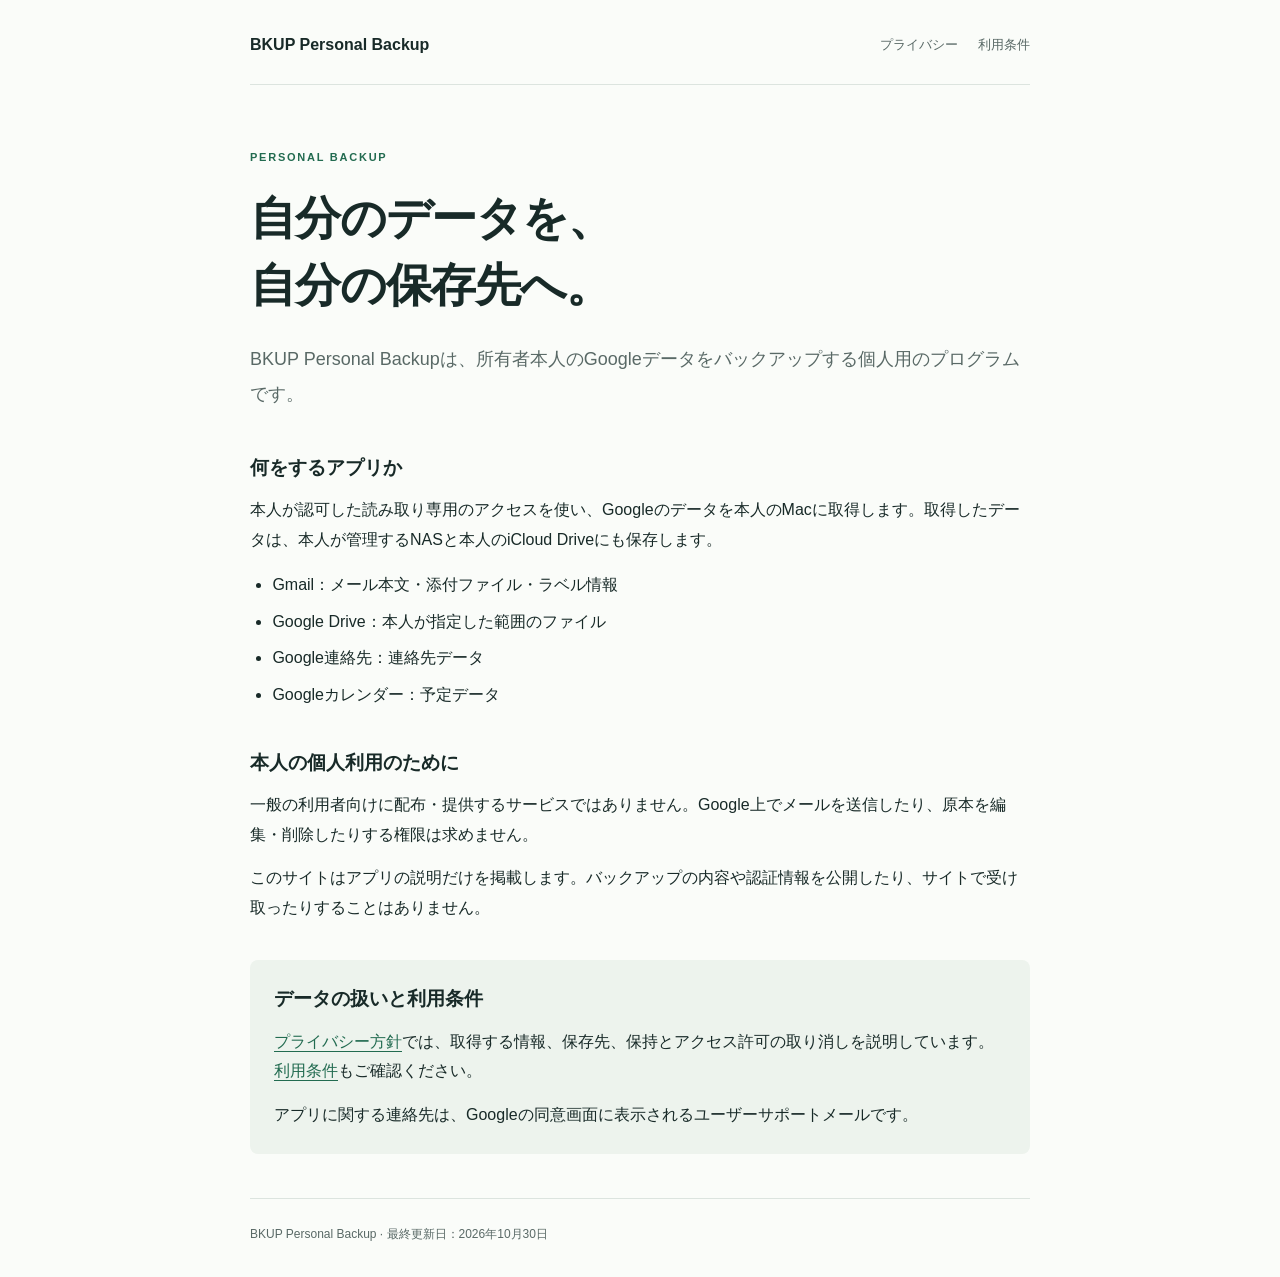
<file: index.html>
<!doctype html>
<html lang="ja">
<head>
  <meta charset="utf-8">
  <meta name="viewport" content="width=device-width, initial-scale=1">
  <meta name="description" content="BKUP Personal Backupは、所有者本人のGoogleデータをMac・NAS・iCloud Driveへ保存する個人用バックアッププログラムです。">
  <title>BKUP Personal Backup — アプリについて</title>
  <link rel="stylesheet" href="style.css">
</head>
<body>
  <header><a class="brand" href="index.html">BKUP Personal Backup</a><nav aria-label="ページ"><a href="privacy.html">プライバシー</a><a href="terms.html">利用条件</a></nav></header>
  <main>
    <p class="eyebrow">PERSONAL BACKUP</p>
    <h1>自分のデータを、<br>自分の保存先へ。</h1>
    <p class="lead">BKUP Personal Backupは、所有者本人のGoogleデータをバックアップする個人用のプログラムです。</p>
    <section><h2>何をするアプリか</h2><p>本人が認可した読み取り専用のアクセスを使い、Googleのデータを本人のMacに取得します。取得したデータは、本人が管理するNASと本人のiCloud Driveにも保存します。</p>
      <ul><li>Gmail：メール本文・添付ファイル・ラベル情報</li><li>Google Drive：本人が指定した範囲のファイル</li><li>Google連絡先：連絡先データ</li><li>Googleカレンダー：予定データ</li></ul>
    </section>
    <section><h2>本人の個人利用のために</h2><p>一般の利用者向けに配布・提供するサービスではありません。Google上でメールを送信したり、原本を編集・削除したりする権限は求めません。</p><p>このサイトはアプリの説明だけを掲載します。バックアップの内容や認証情報を公開したり、サイトで受け取ったりすることはありません。</p></section>
    <section class="note"><h2>データの扱いと利用条件</h2><p><a href="privacy.html">プライバシー方針</a>では、取得する情報、保存先、保持とアクセス許可の取り消しを説明しています。<a href="terms.html">利用条件</a>もご確認ください。</p><p>アプリに関する連絡先は、Googleの同意画面に表示されるユーザーサポートメールです。</p></section>
  </main>
  <footer>BKUP Personal Backup · 最終更新日：2026年10月30日</footer>
</body>
</html>
</file>
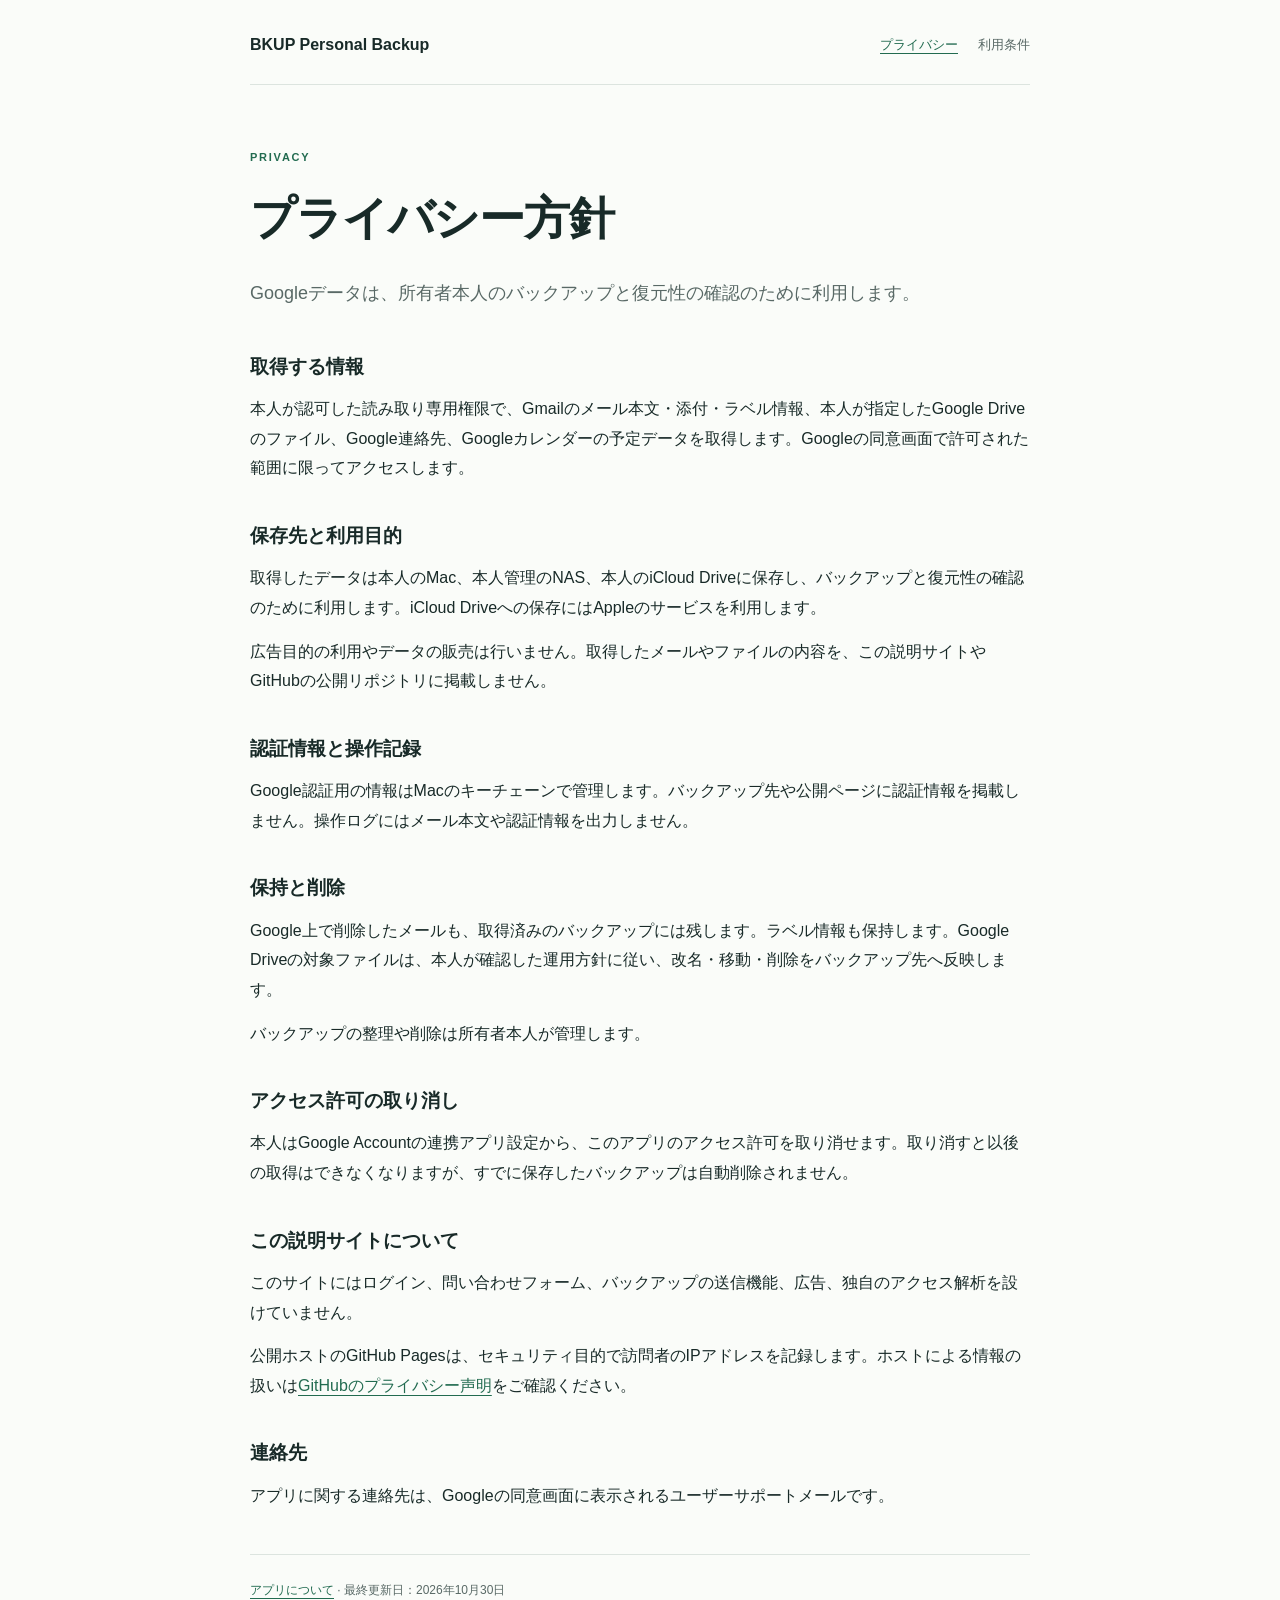
<file: privacy.html>
<!doctype html>
<html lang="ja">
<head>
  <meta charset="utf-8">
  <meta name="viewport" content="width=device-width, initial-scale=1">
  <meta name="description" content="BKUP Personal Backupが取得する情報、保存先、データの保持とアクセス許可について説明します。">
  <title>プライバシー方針 — BKUP Personal Backup</title>
  <link rel="stylesheet" href="style.css">
</head>
<body>
  <header><a class="brand" href="index.html">BKUP Personal Backup</a><nav aria-label="ページ"><a href="privacy.html" aria-current="page">プライバシー</a><a href="terms.html">利用条件</a></nav></header>
  <main>
    <p class="eyebrow">PRIVACY</p><h1>プライバシー方針</h1>
    <p class="lead">Googleデータは、所有者本人のバックアップと復元性の確認のために利用します。</p>
    <section><h2>取得する情報</h2><p>本人が認可した読み取り専用権限で、Gmailのメール本文・添付・ラベル情報、本人が指定したGoogle Driveのファイル、Google連絡先、Googleカレンダーの予定データを取得します。Googleの同意画面で許可された範囲に限ってアクセスします。</p></section>
    <section><h2>保存先と利用目的</h2><p>取得したデータは本人のMac、本人管理のNAS、本人のiCloud Driveに保存し、バックアップと復元性の確認のために利用します。iCloud Driveへの保存にはAppleのサービスを利用します。</p><p>広告目的の利用やデータの販売は行いません。取得したメールやファイルの内容を、この説明サイトやGitHubの公開リポジトリに掲載しません。</p></section>
    <section><h2>認証情報と操作記録</h2><p>Google認証用の情報はMacのキーチェーンで管理します。バックアップ先や公開ページに認証情報を掲載しません。操作ログにはメール本文や認証情報を出力しません。</p></section>
    <section><h2>保持と削除</h2><p>Google上で削除したメールも、取得済みのバックアップには残します。ラベル情報も保持します。Google Driveの対象ファイルは、本人が確認した運用方針に従い、改名・移動・削除をバックアップ先へ反映します。</p><p>バックアップの整理や削除は所有者本人が管理します。</p></section>
    <section><h2>アクセス許可の取り消し</h2><p>本人はGoogle Accountの連携アプリ設定から、このアプリのアクセス許可を取り消せます。取り消すと以後の取得はできなくなりますが、すでに保存したバックアップは自動削除されません。</p></section>
    <section><h2>この説明サイトについて</h2><p>このサイトにはログイン、問い合わせフォーム、バックアップの送信機能、広告、独自のアクセス解析を設けていません。</p><p>公開ホストのGitHub Pagesは、セキュリティ目的で訪問者のIPアドレスを記録します。ホストによる情報の扱いは<a href="https://docs.github.com/en/site-policy/privacy-policies/github-general-privacy-statement">GitHubのプライバシー声明</a>をご確認ください。</p></section>
    <section><h2>連絡先</h2><p>アプリに関する連絡先は、Googleの同意画面に表示されるユーザーサポートメールです。</p></section>
  </main>
  <footer><a href="index.html">アプリについて</a> · 最終更新日：2026年10月30日</footer>
</body>
</html>
</file>
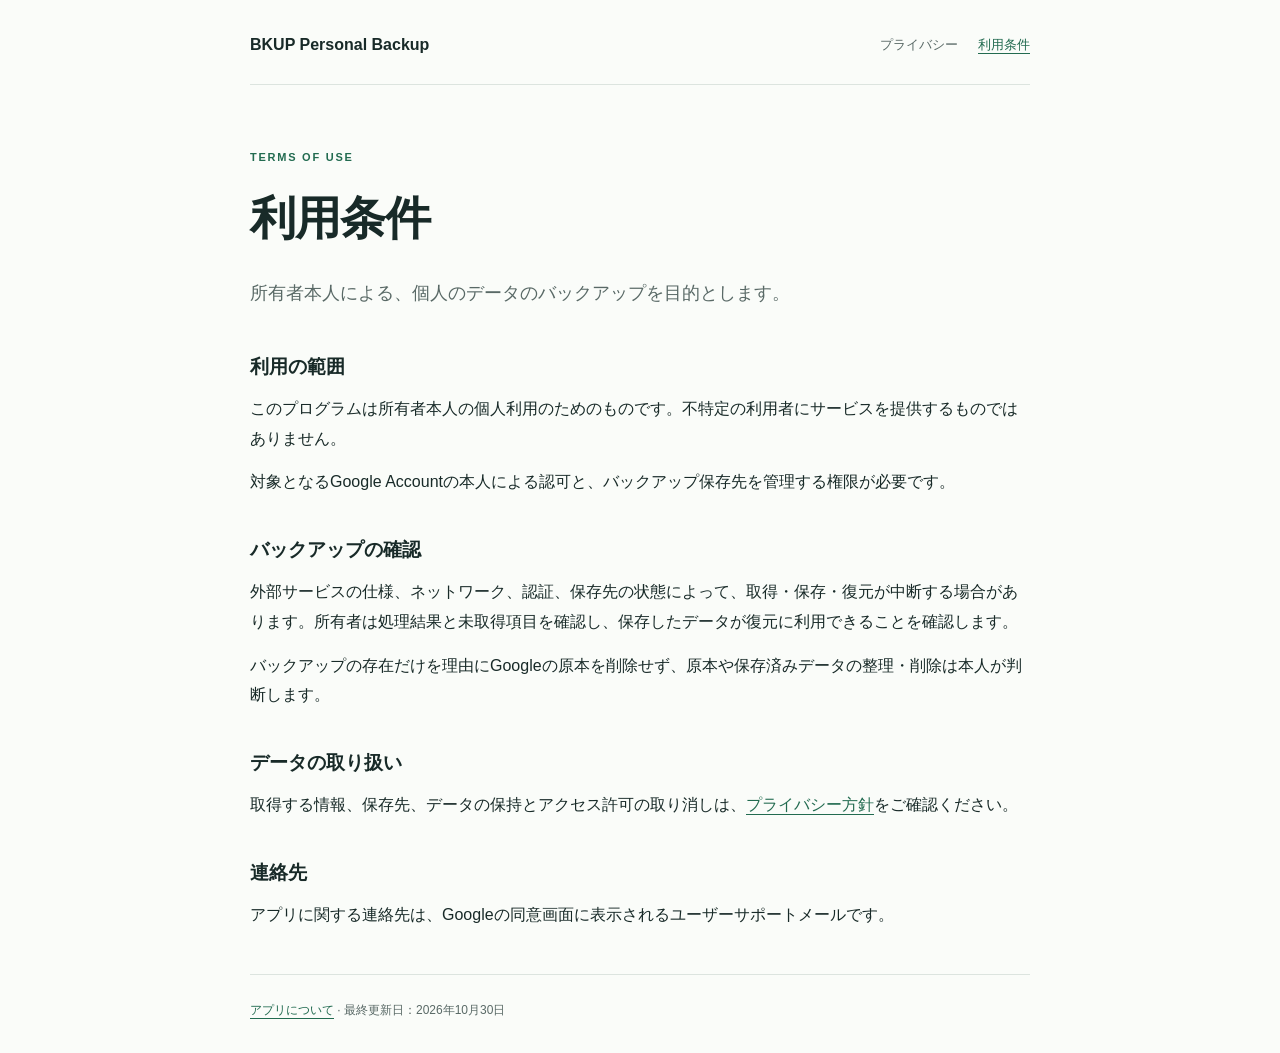
<file: terms.html>
<!doctype html>
<html lang="ja">
<head>
  <meta charset="utf-8">
  <meta name="viewport" content="width=device-width, initial-scale=1">
  <meta name="description" content="BKUP Personal Backupの個人利用の範囲と、認可・バックアップの確認について説明します。">
  <title>利用条件 — BKUP Personal Backup</title>
  <link rel="stylesheet" href="style.css">
</head>
<body>
  <header><a class="brand" href="index.html">BKUP Personal Backup</a><nav aria-label="ページ"><a href="privacy.html">プライバシー</a><a href="terms.html" aria-current="page">利用条件</a></nav></header>
  <main>
    <p class="eyebrow">TERMS OF USE</p><h1>利用条件</h1>
    <p class="lead">所有者本人による、個人のデータのバックアップを目的とします。</p>
    <section><h2>利用の範囲</h2><p>このプログラムは所有者本人の個人利用のためのものです。不特定の利用者にサービスを提供するものではありません。</p><p>対象となるGoogle Accountの本人による認可と、バックアップ保存先を管理する権限が必要です。</p></section>
    <section><h2>バックアップの確認</h2><p>外部サービスの仕様、ネットワーク、認証、保存先の状態によって、取得・保存・復元が中断する場合があります。所有者は処理結果と未取得項目を確認し、保存したデータが復元に利用できることを確認します。</p><p>バックアップの存在だけを理由にGoogleの原本を削除せず、原本や保存済みデータの整理・削除は本人が判断します。</p></section>
    <section><h2>データの取り扱い</h2><p>取得する情報、保存先、データの保持とアクセス許可の取り消しは、<a href="privacy.html">プライバシー方針</a>をご確認ください。</p></section>
    <section><h2>連絡先</h2><p>アプリに関する連絡先は、Googleの同意画面に表示されるユーザーサポートメールです。</p></section>
  </main>
  <footer><a href="index.html">アプリについて</a> · 最終更新日：2026年10月30日</footer>
</body>
</html>
</file>
<file: style.css>
:root{color-scheme:light;--ink:#182a28;--muted:#596966;--line:#dce4df;--accent:#226b50;--paper:#fafcf9}
*{box-sizing:border-box}body{margin:0;background:var(--paper);color:var(--ink);font-family:-apple-system,BlinkMacSystemFont,"Hiragino Kaku Gothic ProN","Yu Gothic",sans-serif;font-size:16px;line-height:1.85}a{color:var(--accent);text-underline-offset:4px}a:hover{text-decoration-thickness:2px}a:focus-visible{outline:3px solid #adccbc;outline-offset:5px;border-radius:2px}header,main,footer{width:min(100% - 48px,780px);margin:auto}header{padding:30px 0 24px;border-bottom:1px solid var(--line);display:flex;justify-content:space-between;align-items:center;gap:20px}.brand{font-weight:700;color:var(--ink);font-size:16px;text-decoration:none}nav{display:flex;gap:20px;font-size:13px}nav a{color:var(--muted);text-decoration:none}nav a[aria-current]{color:var(--accent);text-decoration:underline}main{padding:62px 0 44px}.eyebrow{color:var(--accent);font-weight:700;letter-spacing:.16em;font-size:11px;margin:0 0 18px}h1{font-size:clamp(30px,5.2vw,46px);line-height:1.45;letter-spacing:-.025em;margin:0 0 24px;font-weight:700}h2{font-size:19px;line-height:1.6;margin:0 0 12px}.lead{font-size:18px;color:var(--muted);line-height:1.9;margin:0 0 42px}section{margin:38px 0 0}p{margin:0 0 14px}p:last-child{margin-bottom:0}ul{padding-left:1.4em;margin:16px 0}li{margin:7px 0}.note{padding:24px;background:#edf3ed;border-radius:8px}footer{padding:24px 0 32px;border-top:1px solid var(--line);font-size:12px;color:var(--muted)}@media(max-width:560px){header,main,footer{width:calc(100% - 36px)}header{align-items:flex-start;flex-direction:column;gap:12px;padding-top:22px}main{padding-top:40px}.lead{font-size:16px}nav{gap:18px}.note{padding:20px}}
</file>
